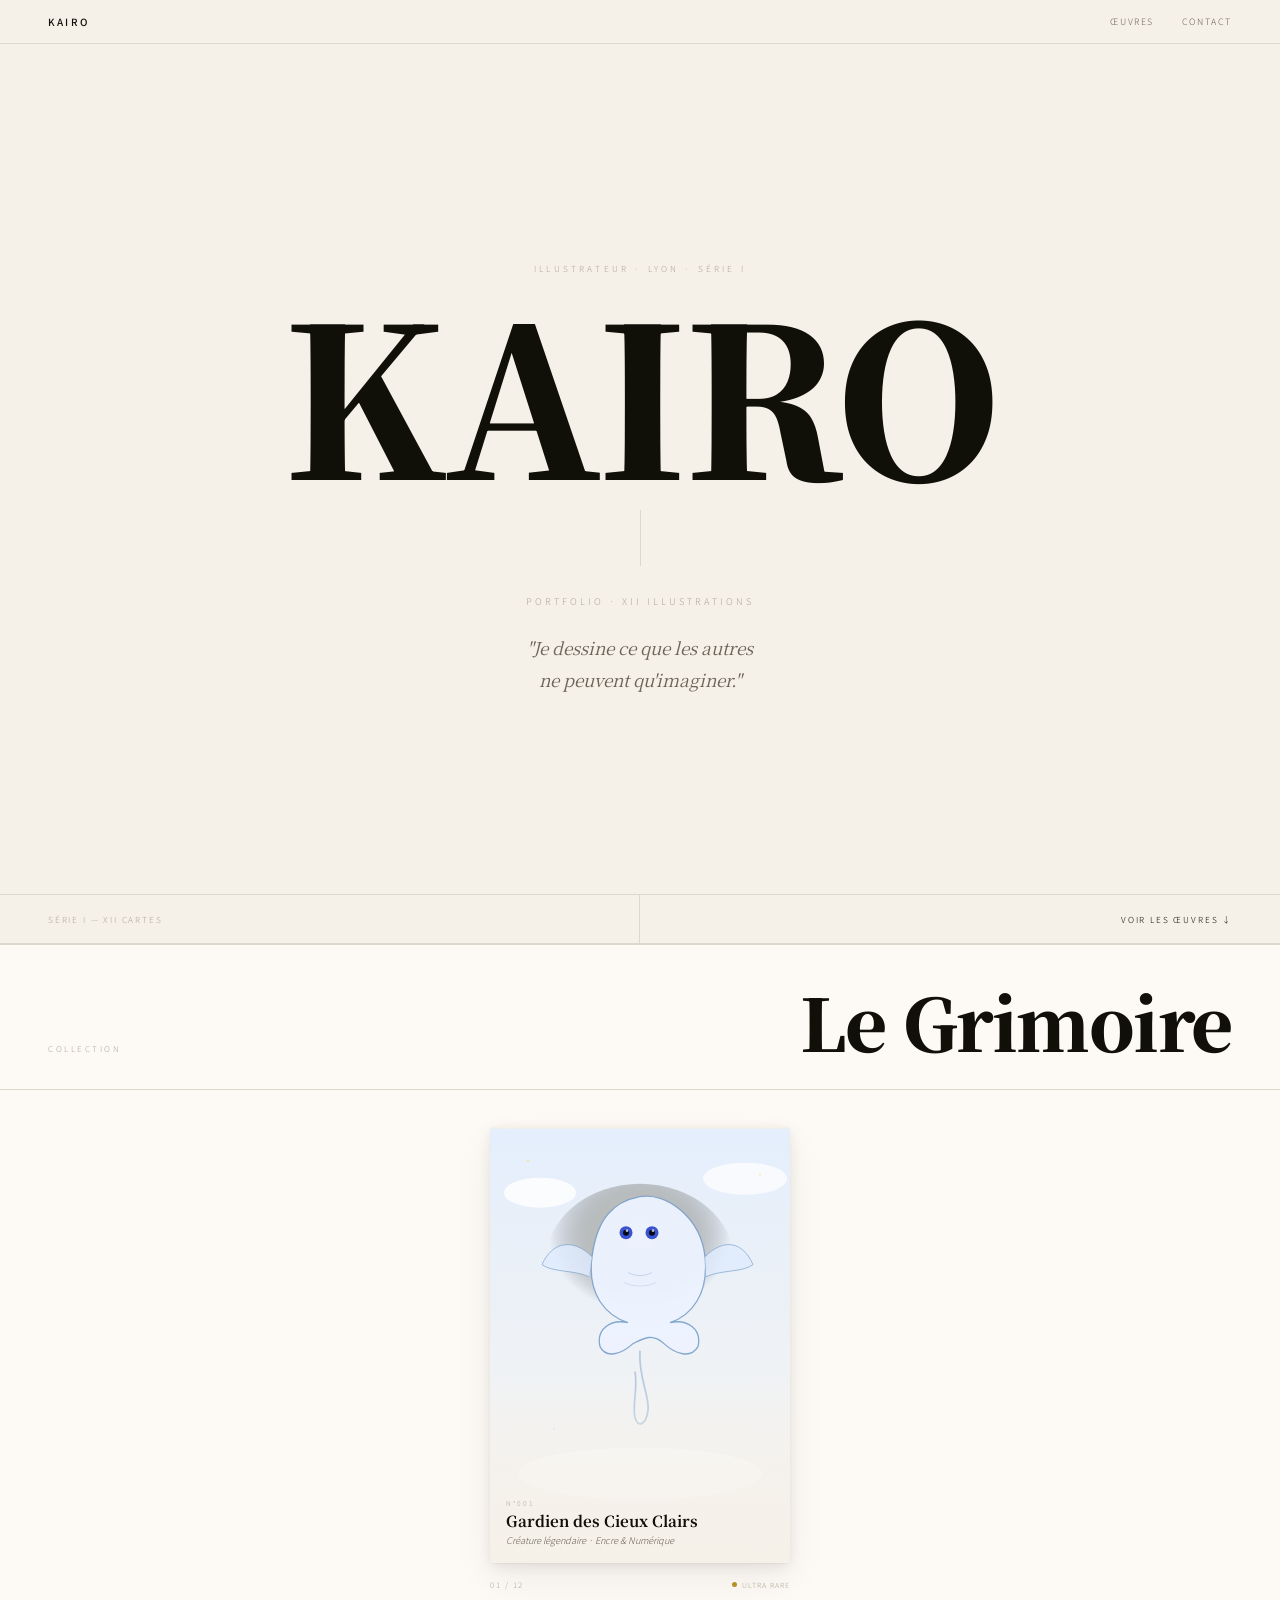
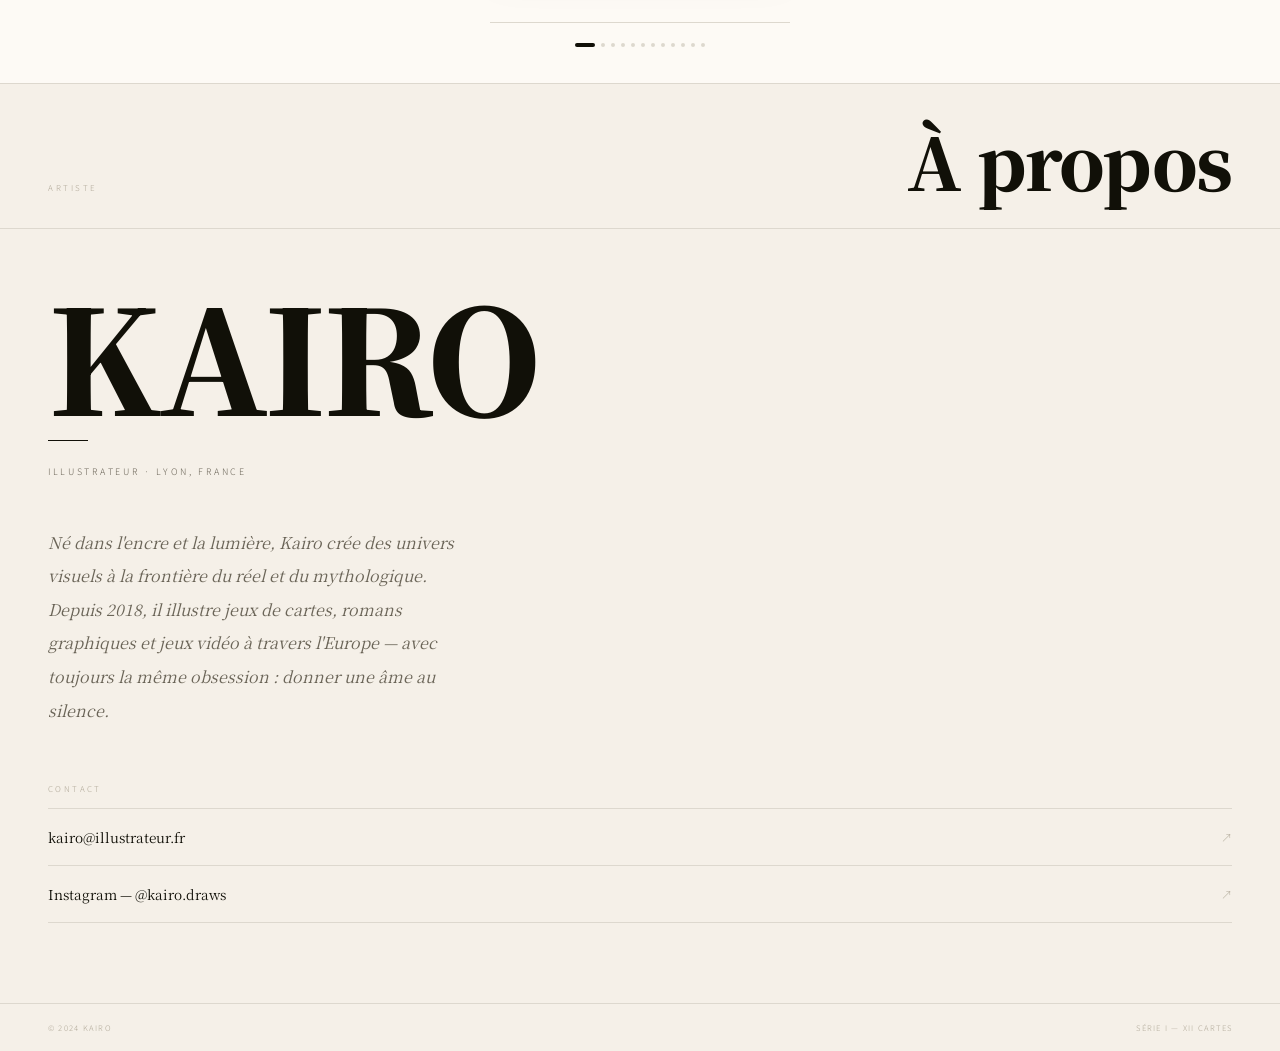
<file: portfolio-vibe.html>
<!DOCTYPE html>
<html lang="fr">
<head>
<meta charset="UTF-8">
<meta name="viewport" content="width=device-width, initial-scale=1.0">
<title>YSHIKU</title>
<link href="https://fonts.googleapis.com/css2?family=Noto+Serif+JP:wght@300;400;700;900&family=Noto+Sans+JP:wght@300;400;500&display=swap" rel="stylesheet">
<style>
/* ─── Reset & base ─── */
*, *::before, *::after { margin: 0; padding: 0; box-sizing: border-box; }
html { scroll-behavior: smooth; font-size: 16px; }

:root {
  --cream:  #f5f0e8;
  --white:  #fdfaf5;
  --ink:    #111008;
  --mid:    #6b6558;
  --dim:    #b0a898;
  --rule:   #ddd8ce;
  --pad:    clamp(20px, 5vw, 48px);
}

body {
  background: var(--cream);
  color: var(--ink);
  font-family: 'Noto Serif JP', serif;
  cursor: default;
  overflow-x: hidden;
}

/* ─── NAV fixe fine — exactement comme lam-ex ─── */
nav {
  position: fixed;
  top: 0; left: 0; right: 0;
  z-index: 100;
  background: var(--cream);
  border-bottom: 1px solid var(--rule);
  display: flex;
  align-items: center;
  justify-content: space-between;
  padding: 0 var(--pad);
  height: 44px;
}

.nav-name {
  font-family: 'Noto Sans JP', sans-serif;
  font-weight: 500;
  font-size: 0.62rem;
  letter-spacing: 0.22em;
  text-transform: uppercase;
  color: var(--ink);
}

.nav-links {
  display: flex;
  gap: 28px;
}

.nav-links a {
  font-family: 'Noto Sans JP', sans-serif;
  font-weight: 300;
  font-size: 0.55rem;
  letter-spacing: 0.18em;
  text-transform: uppercase;
  color: var(--mid);
  text-decoration: none;
  transition: color 0.2s;
}
.nav-links a:hover { color: var(--ink); }

/* ─── Spacer nav ─── */
.nav-spacer { height: 44px; }

/* ─── HERO ─── */
/* Structure lam-ex : titre en japonais monumentalement gras
   centré, sous-titre, trait horizontal, tout empilé */
#hero {
  min-height: 100svh;
  display: flex;
  flex-direction: column;
  border-bottom: 1px solid var(--rule);
}

.hero-body {
  flex: 1;
  display: flex;
  flex-direction: column;
  align-items: center;
  justify-content: center;
  padding: 60px var(--pad) 40px;
  text-align: center;
  gap: 0;
}

/* eyebrow — thin uppercase label like lam-ex */
.hero-eyebrow {
  font-family: 'Noto Sans JP', sans-serif;
  font-weight: 300;
  font-size: 0.52rem;
  letter-spacing: 0.38em;
  text-transform: uppercase;
  color: var(--dim);
  margin-bottom: 28px;
}

/* TITRE MASSIF — toute la largeur, comme lam-ex */
.hero-title {
  font-family: 'Noto Serif JP', serif;
  font-weight: 900;
  font-size: clamp(5rem, 28vw, 13rem);
  letter-spacing: -0.02em;
  line-height: 0.85;
  color: var(--ink);
  margin-bottom: 32px;
}

/* Thin separator like lam-ex */
.hero-sep {
  width: 1px;
  height: 56px;
  background: var(--rule);
  margin: 0 auto 28px;
}

.hero-sub {
  font-family: 'Noto Sans JP', sans-serif;
  font-weight: 300;
  font-size: 0.58rem;
  letter-spacing: 0.32em;
  text-transform: uppercase;
  color: var(--dim);
  margin-bottom: 24px;
}

.hero-tagline {
  font-style: italic;
  font-size: clamp(0.9rem, 3.5vw, 1.08rem);
  color: var(--mid);
  line-height: 1.85;
}

/* bottom strip — like lam-ex date/info bar */
.hero-strip {
  border-top: 1px solid var(--rule);
  display: grid;
  grid-template-columns: 1fr 1fr;
}

.strip-cell {
  padding: 18px var(--pad);
  font-family: 'Noto Sans JP', sans-serif;
  font-weight: 300;
  font-size: 0.52rem;
  letter-spacing: 0.22em;
  text-transform: uppercase;
  color: var(--dim);
}

.strip-cell:first-child { border-right: 1px solid var(--rule); }
.strip-cell:last-child  { text-align: right; }

/* ─── SECTION HEADER — thin label like lam-ex ─── */
.section-header {
  padding: 40px var(--pad) 32px;
  border-bottom: 1px solid var(--rule);
  display: flex;
  align-items: baseline;
  justify-content: space-between;
}

.sec-label {
  font-family: 'Noto Sans JP', sans-serif;
  font-weight: 300;
  font-size: 0.5rem;
  letter-spacing: 0.32em;
  text-transform: uppercase;
  color: var(--dim);
}

.sec-title {
  font-family: 'Noto Serif JP', serif;
  font-weight: 900;
  font-size: clamp(2rem, 10vw, 4.5rem);
  letter-spacing: -0.02em;
  line-height: 1;
  color: var(--ink);
}

/* ─── CAROUSEL ─── */
#cards { background: var(--white); border-top: 1px solid var(--rule); }

.carousel-wrap { overflow: hidden; }

.carousel-track {
  display: flex;
  transition: transform 0.65s cubic-bezier(0.77,0,0.175,1);
  will-change: transform;
}

.card-slide {
  flex-shrink: 0;
  width: 100%;
  padding: 36px var(--pad) 0;
  display: flex;
  flex-direction: column;
  align-items: center;
}

/* LA CARTE — épurée, illustration plein format */
.tcg-card {
  width: min(82vw, 300px);
  aspect-ratio: 59/86;
  position: relative;
  background: var(--cream);
  border-radius: 3px;
  overflow: hidden;
  /* Ombre subtile — comme une photo dans un livre d'art */
  box-shadow:
    0 1px 2px rgba(17,16,8,0.05),
    0 4px 16px rgba(17,16,8,0.08),
    0 16px 40px rgba(17,16,8,0.06);
  transition: box-shadow 0.4s ease;
}
.tcg-card:hover {
  box-shadow:
    0 2px 4px rgba(17,16,8,0.07),
    0 8px 28px rgba(17,16,8,0.13),
    0 24px 56px rgba(17,16,8,0.08);
}

.card-art {
  position: absolute;
  inset: 0;
}
.card-art svg { width: 100%; height: 100%; }

/* Dégradé bas — comme une légende de musée */
.card-veil {
  position: absolute;
  bottom: 0; left: 0; right: 0;
  height: 44%;
  background: linear-gradient(to top,
    rgba(245,240,232,0.97) 0%,
    rgba(245,240,232,0.55) 45%,
    transparent 100%);
  pointer-events: none;
}

.card-info {
  position: absolute;
  bottom: 0; left: 0; right: 0;
  padding: 12px 16px 16px;
}

.card-n {
  font-family: 'Noto Sans JP', sans-serif;
  font-weight: 300;
  font-size: 0.42rem;
  letter-spacing: 0.28em;
  color: var(--dim);
  display: block;
  margin-bottom: 4px;
}

.card-name {
  font-family: 'Noto Serif JP', serif;
  font-weight: 700;
  font-size: clamp(0.8rem, 4vw, 0.95rem);
  color: var(--ink);
  line-height: 1.2;
  margin-bottom: 3px;
}

.card-type {
  font-family: 'Noto Sans JP', sans-serif;
  font-weight: 300;
  font-style: italic;
  font-size: 0.58rem;
  color: var(--mid);
}

/* Étiquette musée sous la carte — comme lam-ex avec ses blocs de texte */
.card-label {
  width: min(82vw, 300px);
  padding: 16px 0 32px;
  border-bottom: 1px solid var(--rule);
  display: flex;
  align-items: center;
  justify-content: space-between;
}

.label-left {
  font-family: 'Noto Sans JP', sans-serif;
  font-weight: 300;
  font-size: 0.48rem;
  letter-spacing: 0.2em;
  color: var(--dim);
  text-transform: uppercase;
}

.label-rarity {
  display: flex;
  align-items: center;
  gap: 5px;
  font-family: 'Noto Sans JP', sans-serif;
  font-weight: 300;
  font-size: 0.44rem;
  letter-spacing: 0.14em;
  color: var(--dim);
  text-transform: uppercase;
}

.pip {
  width: 5px; height: 5px;
  border-radius: 50%;
  flex-shrink: 0;
}
.r-ultra .pip { background: #b8922a; }
.r-rare  .pip { background: #445599; }
.r-com   .pip { background: var(--dim); }

/* Dots only — pas de boutons */
.carousel-dots {
  display: flex;
  justify-content: center;
  align-items: center;
  gap: 6px;
  padding: 20px 0 36px;
}

.dot {
  width: 4px; height: 4px;
  border-radius: 50%;
  background: var(--rule);
  transition: all 0.3s;
  cursor: default;
}
.dot.on {
  background: var(--ink);
  width: 20px;
  border-radius: 2px;
}

/* ─── ABOUT ─── */
#about {
  background: var(--cream);
  border-top: 1px solid var(--rule);
}

.about-inner {
  padding: 64px var(--pad) 80px;
}

/* Grand titre nom — comme lam-ex */
.about-name {
  font-family: 'Noto Serif JP', serif;
  font-weight: 900;
  font-size: clamp(3.5rem, 20vw, 9rem);
  letter-spacing: -0.03em;
  line-height: 0.85;
  color: var(--ink);
  margin-bottom: 24px;
}

.about-rule {
  width: 40px; height: 1px;
  background: var(--ink);
  margin-bottom: 24px;
}

.about-role {
  font-family: 'Noto Sans JP', sans-serif;
  font-weight: 300;
  font-size: 0.56rem;
  letter-spacing: 0.3em;
  text-transform: uppercase;
  color: var(--mid);
  margin-bottom: 48px;
}

.about-bio {
  font-style: italic;
  font-size: clamp(0.9rem, 3.5vw, 1rem);
  line-height: 2.1;
  color: var(--mid);
  max-width: 420px;
  margin-bottom: 56px;
}

/* Contact — style lam-ex : liens en liste avec ligne fine */
.contact-head {
  font-family: 'Noto Sans JP', sans-serif;
  font-weight: 300;
  font-size: 0.5rem;
  letter-spacing: 0.3em;
  text-transform: uppercase;
  color: var(--dim);
  padding-bottom: 14px;
  border-bottom: 1px solid var(--rule);
  margin-bottom: 0;
}

.contact-list {
  list-style: none;
}

.contact-list li { border-bottom: 1px solid var(--rule); }

.contact-list a {
  display: flex;
  align-items: center;
  justify-content: space-between;
  padding: 18px 0;
  text-decoration: none;
  font-family: 'Noto Serif JP', serif;
  font-weight: 400;
  font-size: 0.85rem;
  color: var(--ink);
  transition: opacity 0.2s;
}
.contact-list a:hover { opacity: 0.4; }

.arr {
  font-size: 0.7rem;
  color: var(--dim);
  transition: transform 0.2s;
}
.contact-list a:hover .arr { transform: translate(3px,-3px); }

/* ─── FOOTER ─── */
footer {
  background: var(--cream);
  border-top: 1px solid var(--rule);
  padding: 18px var(--pad);
  display: flex;
  align-items: center;
  justify-content: space-between;
}

.ft {
  font-family: 'Noto Sans JP', sans-serif;
  font-weight: 300;
  font-size: 0.48rem;
  letter-spacing: 0.16em;
  text-transform: uppercase;
  color: var(--dim);
}

/* ─── Scroll reveal ─── */
.rv {
  opacity: 0;
  transform: translateY(14px);
  transition: opacity 0.75s ease, transform 0.75s ease;
}
.rv.in { opacity: 1; transform: none; }

/* ─── Animations hero ─── */
@keyframes up {
  from { opacity: 0; transform: translateY(28px); }
  to   { opacity: 1; transform: translateY(0); }
}
.hero-eyebrow { animation: up 1s ease 0.1s both; }
.hero-title   { animation: up 1.1s cubic-bezier(0.16,1,0.3,1) 0.2s both; }
.hero-sep     { animation: up 0.9s ease 0.5s both; }
.hero-sub     { animation: up 0.9s ease 0.6s both; }
.hero-tagline { animation: up 0.9s ease 0.75s both; }
</style>
</head>
<body>

<!-- NAV -->
<nav>
  <span class="nav-name">Kairo</span>
  <div class="nav-links">
    <a href="#cards">Œuvres</a>
    <a href="#about">Contact</a>
  </div>
</nav>
<div class="nav-spacer"></div>

<!-- ══════ HERO ══════ -->
<section id="hero">
  <div class="hero-body">
    <span class="hero-eyebrow">Illustrateur · Lyon · Série I</span>
    <h1 class="hero-title">KAIRO</h1>
    <div class="hero-sep"></div>
    <p class="hero-sub">Portfolio · XII Illustrations</p>
    <p class="hero-tagline">
      "Je dessine ce que les autres<br>ne peuvent qu'imaginer."
    </p>
  </div>
  <div class="hero-strip">
    <span class="strip-cell">Série I — XII Cartes</span>
    <a href="#cards" class="strip-cell" style="text-decoration:none;color:inherit;">Voir les œuvres ↓</a>
  </div>
</section>


<!-- ══════ CARTES ══════ -->
<section id="cards">
  <div class="section-header rv">
    <span class="sec-label">Collection</span>
    <span class="sec-title">Le Grimoire</span>
  </div>

  <div class="carousel-wrap">
    <div class="carousel-track" id="track">

      <!-- ── CARTE 1 ── -->
      <div class="card-slide">
        <div class="tcg-card">
          <div class="card-art">
            <svg viewBox="0 0 300 432" xmlns="http://www.w3.org/2000/svg">
              <defs>
                <linearGradient id="bg1" x1="0" y1="0" x2="0" y2="1"><stop offset="0%" stop-color="#e4eefc"/><stop offset="100%" stop-color="#f8f5ef"/></linearGradient>
                <radialGradient id="gl1" cx="50%" cy="32%" r="48%"><stop offset="0%" stop-color="#fffbe0" stop-opacity="0.9"/><stop offset="100%" stop-color="transparent"/></radialGradient>
              </defs>
              <rect width="300" height="432" fill="url(#bg1)"/>
              <ellipse cx="150" cy="135" rx="95" ry="80" fill="url(#gl1)"/>
              <ellipse cx="50" cy="64" rx="36" ry="15" fill="white" opacity="0.8"/>
              <ellipse cx="255" cy="50" rx="42" ry="16" fill="white" opacity="0.72"/>
              <!-- Dragon body -->
              <path d="M150,68 C177,63 211,90 215,128 C219,166 201,187 180,194 C198,190 212,201 208,218 C201,230 186,226 174,215 C162,204 153,210 143,215 C131,226 116,230 110,218 C106,201 120,190 138,194 C116,187 97,166 102,128 C107,90 123,73 150,68Z" fill="#edf3ff" stroke="#7fa4cc" stroke-width="1.3" opacity="0.95"/>
              <path d="M102,128 C83,109 62,113 52,136 C63,144 83,141 99,148" fill="#e0ecff" stroke="#7fa4cc" stroke-width="0.9" opacity="0.8"/>
              <path d="M215,128 C234,109 253,113 263,136 C252,144 232,141 216,148" fill="#e0ecff" stroke="#7fa4cc" stroke-width="0.9" opacity="0.8"/>
              <circle cx="136" cy="104" r="6.5" fill="#1a38c8" opacity="0.85"/>
              <circle cx="162" cy="104" r="6.5" fill="#1a38c8" opacity="0.85"/>
              <circle cx="136" cy="104" r="3" fill="#05091a"/>
              <circle cx="162" cy="104" r="3" fill="#05091a"/>
              <circle cx="137" cy="102" r="1.3" fill="white" opacity="0.7"/>
              <circle cx="163" cy="102" r="1.3" fill="white" opacity="0.7"/>
              <path d="M138,144 Q150,150 162,144" fill="none" stroke="#7fa4cc" stroke-width="0.7" opacity="0.5"/>
              <path d="M134,154 Q150,161 166,154" fill="none" stroke="#7fa4cc" stroke-width="0.6" opacity="0.4"/>
              <path d="M150,222 C148,249 160,267 158,282 C156,296 148,300 145,289 C142,277 148,260 145,243" fill="none" stroke="#7fa4cc" stroke-width="1.7" opacity="0.52"/>
              <ellipse cx="150" cy="345" rx="122" ry="26" fill="white" opacity="0.52"/>
              <circle cx="38" cy="32" r="1.3" fill="#ffe066" opacity="0.6"/>
              <circle cx="270" cy="46" r="1.1" fill="#ffe066" opacity="0.5"/>
              <circle cx="64" cy="300" r="0.9" fill="#b4ccff" opacity="0.55"/>
            </svg>
          </div>
          <div class="card-veil"></div>
          <div class="card-info">
            <span class="card-n">N°001</span>
            <div class="card-name">Gardien des Cieux Clairs</div>
            <div class="card-type">Créature légendaire · Encre & Numérique</div>
          </div>
        </div>
        <div class="card-label r-ultra">
          <span class="label-left">01 / 12</span>
          <span class="label-rarity"><span class="pip"></span>Ultra Rare</span>
        </div>
      </div>

      <!-- ── CARTE 2 ── -->
      <div class="card-slide">
        <div class="tcg-card">
          <div class="card-art">
            <svg viewBox="0 0 300 432" xmlns="http://www.w3.org/2000/svg">
              <defs><linearGradient id="bg2" x1="0" y1="0" x2="0" y2="1"><stop offset="0%" stop-color="#eee8ff"/><stop offset="100%" stop-color="#fff5f9"/></linearGradient></defs>
              <rect width="300" height="432" fill="url(#bg2)"/>
              <ellipse cx="150" cy="130" rx="38" ry="46" fill="#f5f0f9" stroke="#c0a0cc" stroke-width="1.1"/>
              <path d="M112,176 C96,241 90,315 107,368 C123,376 177,376 193,368 C210,315 204,241 188,176Z" fill="#f0ecff" stroke="#c0a0cc" stroke-width="0.9"/>
              <ellipse cx="138" cy="124" rx="6" ry="4.5" fill="#8040aa" opacity="0.7"/>
              <ellipse cx="162" cy="124" rx="6" ry="4.5" fill="#8040aa" opacity="0.7"/>
              <circle cx="138" cy="124" r="2.3" fill="#1a001a"/>
              <circle cx="162" cy="124" r="2.3" fill="#1a001a"/>
              <path d="M112,107 L102,83 L126,100 L150,66 L174,100 L198,83 L188,107" fill="#f5f0f9" stroke="#c0a0cc" stroke-width="1.1"/>
              <circle cx="150" cy="262" r="25" fill="none" stroke="#c0a0cc" stroke-width="1" opacity="0.5"/>
              <circle cx="150" cy="262" r="16" fill="#ede8ff" opacity="0.9"/>
              <circle cx="150" cy="262" r="7.5" fill="#9060cc" opacity="0.2"/>
              <circle cx="150" cy="262" r="3" fill="#9060cc" opacity="0.45"/>
              <circle cx="150" cy="214" r="90" fill="none" stroke="#d8c8e8" stroke-width="0.6" opacity="0.3"/>
              <circle cx="120" cy="246" r="1.7" fill="#9060cc" opacity="0.38"/>
              <circle cx="180" cy="250" r="1.7" fill="#9060cc" opacity="0.38"/>
            </svg>
          </div>
          <div class="card-veil"></div>
          <div class="card-info">
            <span class="card-n">N°002</span>
            <div class="card-name">L'Archimage du Vide</div>
            <div class="card-type">Invocateur · Procreate</div>
          </div>
        </div>
        <div class="card-label r-rare">
          <span class="label-left">02 / 12</span>
          <span class="label-rarity"><span class="pip"></span>Super Rare</span>
        </div>
      </div>

      <!-- ── CARTE 3 ── -->
      <div class="card-slide">
        <div class="tcg-card">
          <div class="card-art">
            <svg viewBox="0 0 300 432" xmlns="http://www.w3.org/2000/svg">
              <defs><linearGradient id="bg3" x1="0" y1="0" x2="0" y2="1"><stop offset="0%" stop-color="#fff6dc"/><stop offset="70%" stop-color="#ffe8b0"/><stop offset="100%" stop-color="#e8d49a"/></linearGradient></defs>
              <rect width="300" height="432" fill="url(#bg3)"/>
              <circle cx="150" cy="116" r="50" fill="#fff8cc" stroke="#d4a820" stroke-width="1.2" opacity="0.9"/>
              <circle cx="150" cy="116" r="36" fill="#fffae0" opacity="0.8"/>
              <polygon points="150,62 247,274 53,274" fill="#f5e4be" stroke="#c09028" stroke-width="1.3" opacity="0.85"/>
              <polygon points="150,88 228,262 72,262" fill="none" stroke="#c09028" stroke-width="0.5" opacity="0.28"/>
              <ellipse cx="150" cy="168" rx="19" ry="11" fill="#fffae0" stroke="#c09028" stroke-width="1"/>
              <circle cx="150" cy="168" r="6.5" fill="#c09028" opacity="0.65"/>
              <circle cx="150" cy="168" r="3.2" fill="#5a3800"/>
              <circle cx="152" cy="166" r="1.3" fill="white" opacity="0.8"/>
              <path d="M0,295 Q75,274 150,292 Q225,310 300,284 L300,432 L0,432Z" fill="#ddc890" opacity="0.62"/>
              <rect x="40" y="144" width="15" height="1" fill="#a88020" opacity="0.6"/>
              <rect x="40" y="152" width="11" height="1" fill="#a88020" opacity="0.5"/>
              <rect x="40" y="160" width="15" height="1" fill="#a88020" opacity="0.6"/>
              <circle cx="47" cy="136" r="5" fill="none" stroke="#a88020" stroke-width="0.8" opacity="0.58"/>
              <rect x="245" y="144" width="15" height="1" fill="#a88020" opacity="0.6"/>
              <rect x="249" y="152" width="11" height="1" fill="#a88020" opacity="0.5"/>
              <rect x="245" y="160" width="15" height="1" fill="#a88020" opacity="0.6"/>
              <circle cx="253" cy="136" r="5" fill="none" stroke="#a88020" stroke-width="0.8" opacity="0.58"/>
            </svg>
          </div>
          <div class="card-veil"></div>
          <div class="card-info">
            <span class="card-n">N°003</span>
            <div class="card-name">Temple de l'Œil Ancien</div>
            <div class="card-type">Paysage mystique · Aquarelle numérique</div>
          </div>
        </div>
        <div class="card-label r-ultra">
          <span class="label-left">03 / 12</span>
          <span class="label-rarity"><span class="pip"></span>Ultra Rare</span>
        </div>
      </div>

      <!-- ── CARTE 4 ── -->
      <div class="card-slide">
        <div class="tcg-card">
          <div class="card-art">
            <svg viewBox="0 0 300 432" xmlns="http://www.w3.org/2000/svg">
              <defs><linearGradient id="bg4" x1="0" y1="0" x2="0" y2="1"><stop offset="0%" stop-color="#e0f4e4"/><stop offset="100%" stop-color="#c4e4c8"/></linearGradient></defs>
              <rect width="300" height="432" fill="url(#bg4)"/>
              <rect x="14" y="104" width="9" height="252" fill="#a4c4a8" opacity="0.7"/>
              <rect x="46" y="130" width="7" height="226" fill="#94b498" opacity="0.62"/>
              <rect x="280" y="98" width="9" height="258" fill="#a4c4a8" opacity="0.7"/>
              <rect x="253" y="124" width="7" height="232" fill="#94b498" opacity="0.62"/>
              <ellipse cx="18" cy="104" rx="22" ry="30" fill="#b4d4b8" opacity="0.8"/>
              <ellipse cx="284" cy="98" rx="22" ry="30" fill="#b4d4b8" opacity="0.8"/>
              <path d="M150,84 C166,102 178,131 174,160 C170,189 157,202 150,214 C143,227 131,231 125,221 C119,211 128,198 135,185 C142,172 138,148 133,128 C128,108 132,88 150,84Z" fill="#c8e4cc" stroke="#74a478" stroke-width="1.3"/>
              <circle cx="140" cy="100" r="5.2" fill="#30a030" opacity="0.9"/>
              <circle cx="158" cy="100" r="5.2" fill="#30a030" opacity="0.9"/>
              <circle cx="140" cy="100" r="2" fill="#081208"/>
              <circle cx="158" cy="100" r="2" fill="#081208"/>
              <path d="M0,318 Q150,297 300,318 L300,432 L0,432Z" fill="#aac8ae" opacity="0.62"/>
              <circle cx="74" cy="210" r="2.2" fill="#80f080" opacity="0.58"/>
              <circle cx="232" cy="192" r="2.2" fill="#80f080" opacity="0.55"/>
            </svg>
          </div>
          <div class="card-veil"></div>
          <div class="card-info">
            <span class="card-n">N°004</span>
            <div class="card-name">Serpent de la Forêt Sacrée</div>
            <div class="card-type">Créature · Encre & Numérique</div>
          </div>
        </div>
        <div class="card-label r-com">
          <span class="label-left">04 / 12</span>
          <span class="label-rarity"><span class="pip"></span>Rare</span>
        </div>
      </div>

      <!-- ── CARTE 5 ── -->
      <div class="card-slide">
        <div class="tcg-card">
          <div class="card-art">
            <svg viewBox="0 0 300 432" xmlns="http://www.w3.org/2000/svg">
              <defs>
                <linearGradient id="bg5" x1="0" y1="0" x2="0" y2="1"><stop offset="0%" stop-color="#fff2e4"/><stop offset="55%" stop-color="#ffdfb0"/><stop offset="100%" stop-color="#ffcf98"/></linearGradient>
                <radialGradient id="gl5" cx="50%" cy="37%" r="42%"><stop offset="0%" stop-color="#ffee80" stop-opacity="0.85"/><stop offset="100%" stop-color="transparent"/></radialGradient>
              </defs>
              <rect width="300" height="432" fill="url(#bg5)"/>
              <ellipse cx="150" cy="148" rx="88" ry="69" fill="url(#gl5)"/>
              <path d="M150,66 C173,80 194,116 188,153 C182,190 167,209 150,216 C133,209 118,190 112,153 C106,116 127,80 150,66Z" fill="#fff4e0" stroke="#d89028" stroke-width="1.3"/>
              <path d="M112,153 C89,132 67,138 55,162 C69,170 89,167 107,173" fill="#fff0d0" stroke="#d89028" stroke-width="0.9" opacity="0.78"/>
              <path d="M188,153 C211,132 233,138 245,162 C231,170 211,167 193,173" fill="#fff0d0" stroke="#d89028" stroke-width="0.9" opacity="0.78"/>
              <circle cx="138" cy="110" r="6" fill="#de7600" opacity="0.9"/>
              <circle cx="162" cy="110" r="6" fill="#de7600" opacity="0.9"/>
              <circle cx="138" cy="110" r="2.6" fill="#090500"/>
              <circle cx="162" cy="110" r="2.6" fill="#090500"/>
              <path d="M150,216 C143,244 139,274 133,303 C129,321 123,323 121,309 C119,294 125,274 128,249" fill="none" stroke="#d89028" stroke-width="1.8" opacity="0.62"/>
              <path d="M150,216 C157,244 161,274 167,303 C171,321 177,323 179,309 C181,294 175,274 172,249" fill="none" stroke="#d88018" stroke-width="1.8" opacity="0.62"/>
              <path d="M150,216 C150,254 152,284 150,312" fill="none" stroke="#ffc038" stroke-width="2.1" opacity="0.55"/>
              <circle cx="121" cy="315" r="2.7" fill="#ffd840" opacity="0.6"/>
              <circle cx="179" cy="315" r="2.7" fill="#ffd840" opacity="0.55"/>
              <circle cx="150" cy="320" r="3" fill="#ffec60" opacity="0.55"/>
            </svg>
          </div>
          <div class="card-veil"></div>
          <div class="card-info">
            <span class="card-n">N°005</span>
            <div class="card-name">Phénix de l'Aube Dorée</div>
            <div class="card-type">Créature légendaire · Procreate</div>
          </div>
        </div>
        <div class="card-label r-ultra">
          <span class="label-left">05 / 12</span>
          <span class="label-rarity"><span class="pip"></span>Ultra Rare</span>
        </div>
      </div>

      <!-- ── CARTE 6 ── -->
      <div class="card-slide">
        <div class="tcg-card">
          <div class="card-art">
            <svg viewBox="0 0 300 432" xmlns="http://www.w3.org/2000/svg">
              <defs><linearGradient id="bg6" x1="0" y1="0" x2="0.3" y2="1"><stop offset="0%" stop-color="#ddeeff"/><stop offset="100%" stop-color="#eef8ff"/></linearGradient></defs>
              <rect width="300" height="432" fill="url(#bg6)"/>
              <polygon points="150,42 184,166 116,166" fill="#e8f4ff" stroke="#86bade" stroke-width="1.3" opacity="0.9"/>
              <polygon points="106,86 138,192 74,192" fill="#ddeeff" stroke="#86bade" stroke-width="0.9" opacity="0.8"/>
              <polygon points="194,82 228,190 160,190" fill="#ddeeff" stroke="#86bade" stroke-width="0.9" opacity="0.8"/>
              <polygon points="62,120 88,204 36,204" fill="#d0e8f8" stroke="#86bade" stroke-width="0.7" opacity="0.7"/>
              <polygon points="238,116 266,202 210,202" fill="#d0e8f8" stroke="#86bade" stroke-width="0.7" opacity="0.7"/>
              <line x1="0" y1="220" x2="300" y2="220" stroke="#a6cef0" stroke-width="0.6" opacity="0.5"/>
              <polygon points="150,232 184,316 116,316" fill="#ddeeff" stroke="#86bade" stroke-width="0.6" opacity="0.26"/>
              <ellipse cx="150" cy="38" rx="68" ry="24" fill="white" opacity="0.4"/>
              <circle cx="44" cy="68" r="1.6" fill="#aad8ff" opacity="0.68"/>
              <circle cx="262" cy="54" r="1.3" fill="#aad8ff" opacity="0.6"/>
              <circle cx="100" cy="34" r="1" fill="#aad8ff" opacity="0.5"/>
              <circle cx="150" cy="24" r="1.8" fill="#cce8ff" opacity="0.6"/>
            </svg>
          </div>
          <div class="card-veil"></div>
          <div class="card-info">
            <span class="card-n">N°006</span>
            <div class="card-name">Citadelle de Cristal Éternel</div>
            <div class="card-type">Paysage · Aquarelle numérique</div>
          </div>
        </div>
        <div class="card-label r-rare">
          <span class="label-left">06 / 12</span>
          <span class="label-rarity"><span class="pip"></span>Super Rare</span>
        </div>
      </div>

      <!-- ── CARTE 7 ── -->
      <div class="card-slide">
        <div class="tcg-card">
          <div class="card-art">
            <svg viewBox="0 0 300 432" xmlns="http://www.w3.org/2000/svg">
              <defs><radialGradient id="bg7" cx="50%" cy="42%" r="55%"><stop offset="0%" stop-color="#fff0f8"/><stop offset="100%" stop-color="#f5eaff"/></radialGradient></defs>
              <rect width="300" height="432" fill="url(#bg7)"/>
              <path d="M150,68 C183,70 205,100 203,142 C201,180 185,200 150,206 C115,200 99,180 97,142 C95,100 117,70 150,68Z" fill="#f8f0f8" stroke="#cc88d8" stroke-width="1.3"/>
              <ellipse cx="130" cy="128" rx="14" ry="9" fill="none" stroke="#aa50c0" stroke-width="1"/>
              <ellipse cx="170" cy="128" rx="14" ry="9" fill="none" stroke="#aa50c0" stroke-width="1"/>
              <circle cx="130" cy="128" r="5" fill="#aa50c0" opacity="0.68"/>
              <circle cx="170" cy="128" r="5" fill="#aa50c0" opacity="0.68"/>
              <circle cx="130" cy="128" r="2" fill="#1a001a"/>
              <circle cx="170" cy="128" r="2" fill="#1a001a"/>
              <line x1="150" y1="68" x2="150" y2="46" stroke="#cc88d8" stroke-width="1.3" opacity="0.7"/>
              <line x1="136" y1="70" x2="129" y2="49" stroke="#cc88d8" stroke-width="1" opacity="0.55"/>
              <line x1="164" y1="70" x2="171" y2="49" stroke="#cc88d8" stroke-width="1" opacity="0.55"/>
              <circle cx="150" cy="43" r="3.5" fill="#cc88d8" opacity="0.6"/>
              <circle cx="129" cy="47" r="2.6" fill="#cc88d8" opacity="0.5"/>
              <circle cx="171" cy="47" r="2.6" fill="#cc88d8" opacity="0.5"/>
              <circle cx="150" cy="138" r="78" fill="none" stroke="#e0c8e8" stroke-width="0.8" opacity="0.32"/>
            </svg>
          </div>
          <div class="card-veil"></div>
          <div class="card-info">
            <span class="card-n">N°007</span>
            <div class="card-name">Masque de la Reine Céleste</div>
            <div class="card-type">Portrait mystique · Encre</div>
          </div>
        </div>
        <div class="card-label r-ultra">
          <span class="label-left">07 / 12</span>
          <span class="label-rarity"><span class="pip"></span>Ultra Rare</span>
        </div>
      </div>

      <!-- ── CARTE 8 ── -->
      <div class="card-slide">
        <div class="tcg-card">
          <div class="card-art">
            <svg viewBox="0 0 300 432" xmlns="http://www.w3.org/2000/svg">
              <defs><linearGradient id="bg8" x1="0.2" y1="0" x2="0.8" y2="1"><stop offset="0%" stop-color="#faf5e0"/><stop offset="100%" stop-color="#f0e8c4"/></linearGradient></defs>
              <rect width="300" height="432" fill="url(#bg8)"/>
              <circle cx="150" cy="166" r="70" fill="none" stroke="#c0a030" stroke-width="1.5" opacity="0.62"/>
              <circle cx="150" cy="166" r="55" fill="none" stroke="#c0a030" stroke-width="0.8" opacity="0.42"/>
              <circle cx="150" cy="166" r="36" fill="#f8f0d8" stroke="#c0a030" stroke-width="1.3" opacity="0.78"/>
              <circle cx="150" cy="166" r="19" fill="none" stroke="#d0b038" stroke-width="1.8" opacity="0.78"/>
              <circle cx="150" cy="166" r="8.5" fill="#d0b038" opacity="0.58"/>
              <line x1="150" y1="148" x2="150" y2="140" stroke="#d0b038" stroke-width="2.2" opacity="0.68"/>
              <line x1="159" y1="150" x2="165" y2="143" stroke="#d0b038" stroke-width="2.2" opacity="0.68"/>
              <line x1="165" y1="158" x2="173" y2="155" stroke="#d0b038" stroke-width="2.2" opacity="0.68"/>
              <line x1="167" y1="166" x2="175" y2="166" stroke="#d0b038" stroke-width="2.2" opacity="0.68"/>
              <line x1="165" y1="174" x2="172" y2="177" stroke="#d0b038" stroke-width="2.2" opacity="0.68"/>
              <line x1="158" y1="181" x2="163" y2="188" stroke="#d0b038" stroke-width="2.2" opacity="0.68"/>
              <line x1="150" y1="184" x2="150" y2="192" stroke="#d0b038" stroke-width="2.2" opacity="0.68"/>
              <line x1="142" y1="181" x2="137" y2="188" stroke="#d0b038" stroke-width="2.2" opacity="0.68"/>
              <line x1="135" y1="174" x2="128" y2="177" stroke="#d0b038" stroke-width="2.2" opacity="0.68"/>
              <line x1="133" y1="166" x2="125" y2="166" stroke="#d0b038" stroke-width="2.2" opacity="0.68"/>
              <line x1="135" y1="158" x2="127" y2="155" stroke="#d0b038" stroke-width="2.2" opacity="0.68"/>
              <line x1="141" y1="150" x2="135" y2="143" stroke="#d0b038" stroke-width="2.2" opacity="0.68"/>
              <line x1="114" y1="202" x2="72" y2="262" stroke="#c0a030" stroke-width="1.8" opacity="0.6"/>
              <line x1="130" y1="216" x2="98" y2="294" stroke="#c0a030" stroke-width="1.6" opacity="0.5"/>
              <line x1="186" y1="202" x2="228" y2="262" stroke="#c0a030" stroke-width="1.8" opacity="0.6"/>
              <line x1="170" y1="216" x2="202" y2="294" stroke="#c0a030" stroke-width="1.6" opacity="0.5"/>
            </svg>
          </div>
          <div class="card-veil"></div>
          <div class="card-info">
            <span class="card-n">N°008</span>
            <div class="card-name">Automate de l'Horloger</div>
            <div class="card-type">Créature mécanique · Numérique</div>
          </div>
        </div>
        <div class="card-label r-com">
          <span class="label-left">08 / 12</span>
          <span class="label-rarity"><span class="pip"></span>Rare</span>
        </div>
      </div>

      <!-- ── CARTE 9 ── -->
      <div class="card-slide">
        <div class="tcg-card">
          <div class="card-art">
            <svg viewBox="0 0 300 432" xmlns="http://www.w3.org/2000/svg">
              <defs>
                <radialGradient id="bg9" cx="50%" cy="45%" r="55%"><stop offset="0%" stop-color="#fff8f0"/><stop offset="100%" stop-color="#fceee0"/></radialGradient>
                <radialGradient id="eg9" cx="50%" cy="50%" r="50%"><stop offset="0%" stop-color="#ffaa44" stop-opacity="0.48"/><stop offset="100%" stop-color="transparent"/></radialGradient>
              </defs>
              <rect width="300" height="432" fill="url(#bg9)"/>
              <ellipse cx="150" cy="188" rx="106" ry="68" fill="url(#eg9)"/>
              <ellipse cx="150" cy="188" rx="94" ry="60" fill="#fef4e8" stroke="#e09040" stroke-width="1.6" opacity="0.75"/>
              <ellipse cx="150" cy="188" rx="61" ry="41" fill="#fde8cc" opacity="0.9"/>
              <circle cx="150" cy="188" r="33" fill="#e09040" opacity="0.19"/>
              <circle cx="150" cy="188" r="21" fill="#fff4e0" stroke="#e09040" stroke-width="0.9"/>
              <circle cx="150" cy="188" r="13" fill="#e09040" opacity="0.5"/>
              <circle cx="150" cy="188" r="6" fill="#3a1a00"/>
              <circle cx="153" cy="185" r="2.6" fill="white" opacity="0.8"/>
              <line x1="82" y1="132" x2="70" y2="116" stroke="#e09040" stroke-width="1.6" opacity="0.46"/>
              <line x1="116" y1="120" x2="110" y2="102" stroke="#e09040" stroke-width="1.6" opacity="0.46"/>
              <line x1="150" y1="116" x2="150" y2="96" stroke="#e09040" stroke-width="1.6" opacity="0.46"/>
              <line x1="184" y1="120" x2="190" y2="102" stroke="#e09040" stroke-width="1.6" opacity="0.46"/>
              <line x1="216" y1="132" x2="228" y2="116" stroke="#e09040" stroke-width="1.6" opacity="0.46"/>
              <line x1="94" y1="244" x2="84" y2="258" stroke="#e09040" stroke-width="1.3" opacity="0.3"/>
              <line x1="150" y1="250" x2="150" y2="266" stroke="#e09040" stroke-width="1.3" opacity="0.3"/>
              <line x1="206" y1="244" x2="216" y2="258" stroke="#e09040" stroke-width="1.3" opacity="0.3"/>
            </svg>
          </div>
          <div class="card-veil"></div>
          <div class="card-info">
            <span class="card-n">N°009</span>
            <div class="card-name">Œil de l'Observateur</div>
            <div class="card-type">Entité cosmique · Encre & Numérique</div>
          </div>
        </div>
        <div class="card-label r-ultra">
          <span class="label-left">09 / 12</span>
          <span class="label-rarity"><span class="pip"></span>Ultra Rare</span>
        </div>
      </div>

      <!-- ── CARTE 10 ── -->
      <div class="card-slide">
        <div class="tcg-card">
          <div class="card-art">
            <svg viewBox="0 0 300 432" xmlns="http://www.w3.org/2000/svg">
              <defs><linearGradient id="bg10" x1="0" y1="0" x2="0" y2="1"><stop offset="0%" stop-color="#ddf0ff"/><stop offset="55%" stop-color="#c2e2ff"/><stop offset="100%" stop-color="#b2daf8"/></linearGradient></defs>
              <rect width="300" height="432" fill="url(#bg10)"/>
              <path d="M0,216 Q52,196 104,216 Q156,236 208,212 Q260,188 300,208 L300,432 L0,432Z" fill="#b6daf8" opacity="0.7"/>
              <ellipse cx="150" cy="156" rx="47" ry="33" fill="#c6e2ff" stroke="#4e8ec6" stroke-width="1.3" opacity="0.9"/>
              <circle cx="131" cy="145" r="8" fill="#0062cc" opacity="0.78"/>
              <circle cx="169" cy="145" r="8" fill="#0062cc" opacity="0.78"/>
              <circle cx="131" cy="145" r="3.8" fill="#001a44"/>
              <circle cx="169" cy="145" r="3.8" fill="#001a44"/>
              <circle cx="133" cy="143" r="1.7" fill="white" opacity="0.7"/>
              <circle cx="171" cy="143" r="1.7" fill="white" opacity="0.7"/>
              <path d="M122,122 L112,94 L136,112 L150,82 L164,112 L188,94 L178,122" fill="#c6e2ff" stroke="#4e8ec6" stroke-width="1" opacity="0.8"/>
              <path d="M110,189 C100,224 90,251 80,287" fill="none" stroke="#4e8ec6" stroke-width="2" opacity="0.5"/>
              <path d="M127,196 C121,234 115,264 105,302" fill="none" stroke="#4e8ec6" stroke-width="1.8" opacity="0.46"/>
              <path d="M150,198 C150,236 148,266 148,304" fill="none" stroke="#4e8ec6" stroke-width="2.2" opacity="0.46"/>
              <path d="M173,196 C179,234 185,264 195,302" fill="none" stroke="#4e8ec6" stroke-width="1.8" opacity="0.46"/>
              <path d="M190,189 C200,224 210,251 220,287" fill="none" stroke="#4e8ec6" stroke-width="2" opacity="0.5"/>
              <circle cx="72" cy="104" r="4.3" fill="none" stroke="#86c0e8" stroke-width="0.8" opacity="0.48"/>
              <circle cx="244" cy="88" r="3.6" fill="none" stroke="#86c0e8" stroke-width="0.8" opacity="0.43"/>
            </svg>
          </div>
          <div class="card-veil"></div>
          <div class="card-info">
            <span class="card-n">N°010</span>
            <div class="card-name">Léviathan des Abysses Clairs</div>
            <div class="card-type">Créature aquatique · Procreate</div>
          </div>
        </div>
        <div class="card-label r-rare">
          <span class="label-left">10 / 12</span>
          <span class="label-rarity"><span class="pip"></span>Super Rare</span>
        </div>
      </div>

      <!-- ── CARTE 11 ── -->
      <div class="card-slide">
        <div class="tcg-card">
          <div class="card-art">
            <svg viewBox="0 0 300 432" xmlns="http://www.w3.org/2000/svg">
              <defs><linearGradient id="bg11" x1="0" y1="0" x2="0.2" y2="1"><stop offset="0%" stop-color="#eef4e8"/><stop offset="100%" stop-color="#ddecd8"/></linearGradient></defs>
              <rect width="300" height="432" fill="url(#bg11)"/>
              <path d="M0,358 L14,326 L28,358 L42,310 L56,358 L70,330 L84,358 L98,340 L112,358 L126,346 L150,358 L174,346 L188,358 L202,340 L216,358 L230,330 L244,358 L258,310 L272,358 L286,326 L300,358 L300,432 L0,432Z" fill="#c0d4b8" opacity="0.9"/>
              <rect x="127" y="82" width="46" height="58" rx="4" fill="#e0e8d4" stroke="#84987a" stroke-width="1.1"/>
              <circle cx="150" cy="76" r="22" fill="#e0e8d4" stroke="#84987a" stroke-width="1.3"/>
              <circle cx="141" cy="72" r="4.2" fill="#46783e" opacity="0.8"/>
              <circle cx="159" cy="72" r="4.2" fill="#46783e" opacity="0.8"/>
              <circle cx="141" cy="72" r="1.7" fill="#0a180a"/>
              <circle cx="159" cy="72" r="1.7" fill="#0a180a"/>
              <path d="M104,140 L86,244 L114,246 L114,308 L186,308 L186,246 L214,244 L196,140Z" fill="#d8e4cc" stroke="#84987a" stroke-width="0.9" opacity="0.9"/>
              <line x1="214" y1="48" x2="178" y2="289" stroke="#84987a" stroke-width="2.2" opacity="0.7"/>
              <polygon points="214,48 207,68 221,68" fill="#9ab888" opacity="0.7"/>
              <ellipse cx="90" cy="206" rx="17" ry="22" fill="#d8e4cc" stroke="#84987a" stroke-width="0.9" opacity="0.75"/>
              <line x1="150" y1="0" x2="46" y2="184" stroke="#c4d8bc" stroke-width="14" opacity="0.18"/>
              <line x1="150" y1="0" x2="150" y2="216" stroke="#c4d8bc" stroke-width="14" opacity="0.18"/>
              <line x1="150" y1="0" x2="254" y2="184" stroke="#c4d8bc" stroke-width="14" opacity="0.18"/>
            </svg>
          </div>
          <div class="card-veil"></div>
          <div class="card-info">
            <span class="card-n">N°011</span>
            <div class="card-name">Guerrier de la Forêt Ancestrale</div>
            <div class="card-type">Character design · Encre</div>
          </div>
        </div>
        <div class="card-label r-com">
          <span class="label-left">11 / 12</span>
          <span class="label-rarity"><span class="pip"></span>Rare</span>
        </div>
      </div>

      <!-- ── CARTE 12 ── -->
      <div class="card-slide">
        <div class="tcg-card">
          <div class="card-art">
            <svg viewBox="0 0 300 432" xmlns="http://www.w3.org/2000/svg">
              <defs>
                <radialGradient id="bg12" cx="50%" cy="46%" r="60%"><stop offset="0%" stop-color="#fffcf0"/><stop offset="100%" stop-color="#f8f4e8"/></radialGradient>
                <radialGradient id="ag12" cx="50%" cy="46%" r="45%"><stop offset="0%" stop-color="#d8b828" stop-opacity="0.2"/><stop offset="100%" stop-color="transparent"/></radialGradient>
              </defs>
              <rect width="300" height="432" fill="url(#bg12)"/>
              <ellipse cx="150" cy="200" rx="138" ry="118" fill="url(#ag12)"/>
              <polygon points="150,52 183,158 292,158 206,218 238,322 150,262 62,322 94,218 8,158 117,158" fill="none" stroke="#c0a020" stroke-width="1.3" opacity="0.5"/>
              <circle cx="150" cy="193" r="77" fill="none" stroke="#c0a020" stroke-width="0.8" opacity="0.3"/>
              <circle cx="150" cy="193" r="53" fill="none" stroke="#c0a020" stroke-width="0.5" opacity="0.2"/>
              <circle cx="150" cy="187" r="29" fill="#fef8e8" stroke="#d0b030" stroke-width="1" opacity="0.78"/>
              <ellipse cx="141" cy="181" rx="7" ry="5.2" fill="#d0b030" opacity="0.58"/>
              <ellipse cx="159" cy="181" rx="7" ry="5.2" fill="#d0b030" opacity="0.58"/>
              <circle cx="141" cy="181" r="2.6" fill="#3a2800"/>
              <circle cx="159" cy="181" r="2.6" fill="#3a2800"/>
              <path d="M137,196 Q145,204 150,204 Q155,204 163,196" fill="none" stroke="#d0b030" stroke-width="1" opacity="0.52"/>
              <text x="60" y="112" font-size="13" fill="#c0a020" opacity="0.5" font-family="serif">ᚱ</text>
              <text x="218" y="112" font-size="13" fill="#c0a020" opacity="0.5" font-family="serif">ᚦ</text>
              <text x="40" y="244" font-size="13" fill="#c0a020" opacity="0.5" font-family="serif">ᚨ</text>
              <text x="236" y="244" font-size="13" fill="#c0a020" opacity="0.5" font-family="serif">ᛗ</text>
              <text x="139" y="355" font-size="13" fill="#c0a020" opacity="0.5" font-family="serif">ᛟ</text>
            </svg>
          </div>
          <div class="card-veil"></div>
          <div class="card-info">
            <span class="card-n">N°012</span>
            <div class="card-name">Sceau de la Fin des Temps</div>
            <div class="card-type">Sigil mystique · Encre & Numérique</div>
          </div>
        </div>
        <div class="card-label r-ultra">
          <span class="label-left">12 / 12</span>
          <span class="label-rarity"><span class="pip"></span>Ultra Rare</span>
        </div>
      </div>

    </div><!-- /track -->
  </div><!-- /wrap -->

  <div class="carousel-dots" id="dots"></div>
</section>


<!-- ══════ ABOUT ══════ -->
<section id="about">
  <div class="section-header rv">
    <span class="sec-label">Artiste</span>
    <span class="sec-title">À propos</span>
  </div>

  <div class="about-inner">
    <div class="about-name rv">KAIRO</div>
    <div class="about-rule rv"></div>
    <div class="about-role rv">Illustrateur · Lyon, France</div>
    <p class="about-bio rv">
      Né dans l'encre et la lumière, Kairo crée des univers visuels
      à la frontière du réel et du mythologique. Depuis 2018, il illustre
      jeux de cartes, romans graphiques et jeux vidéo à travers l'Europe —
      avec toujours la même obsession : donner une âme au silence.
    </p>

    <div class="contact-head rv">Contact</div>
    <ul class="contact-list rv">
      <li>
        <a href="mailto:kairo@illustrateur.fr">
          kairo@illustrateur.fr
          <span class="arr">↗</span>
        </a>
      </li>
      <li>
        <a href="#">
          Instagram — @kairo.draws
          <span class="arr">↗</span>
        </a>
      </li>
    </ul>
  </div>
</section>

<footer>
  <span class="ft">© 2024 Kairo</span>
  <span class="ft">Série I — XII Cartes</span>
</footer>


<script>
// ── Carousel : dots + swipe + clavier ──
const track = document.getElementById('track');
const slides = document.querySelectorAll('.card-slide');
const dotsEl = document.getElementById('dots');
let cur = 0;
const n = slides.length;

slides.forEach((_, i) => {
  const d = document.createElement('div');
  d.className = 'dot' + (i === 0 ? ' on' : '');
  d.addEventListener('click', () => go(i));
  dotsEl.appendChild(d);
});

function go(i) {
  cur = (i + n) % n;
  track.style.transform = `translateX(-${cur * 100}%)`;
  document.querySelectorAll('.dot').forEach((d, j) => d.classList.toggle('on', j === cur));
}

let sx = 0;
track.addEventListener('touchstart', e => { sx = e.touches[0].clientX; }, {passive:true});
track.addEventListener('touchend',   e => {
  const dx = e.changedTouches[0].clientX - sx;
  if (Math.abs(dx) > 38) go(cur + (dx < 0 ? 1 : -1));
});

document.addEventListener('keydown', e => {
  if (e.key === 'ArrowRight') go(cur + 1);
  if (e.key === 'ArrowLeft')  go(cur - 1);
});

// ── Scroll reveal ──
const obs = new IntersectionObserver(es => {
  es.forEach(e => { if (e.isIntersecting) { e.target.classList.add('in'); obs.unobserve(e.target); }});
}, { threshold: 0.1 });
document.querySelectorAll('.rv').forEach(el => obs.observe(el));
</script>
</body>
</html>
</file>
